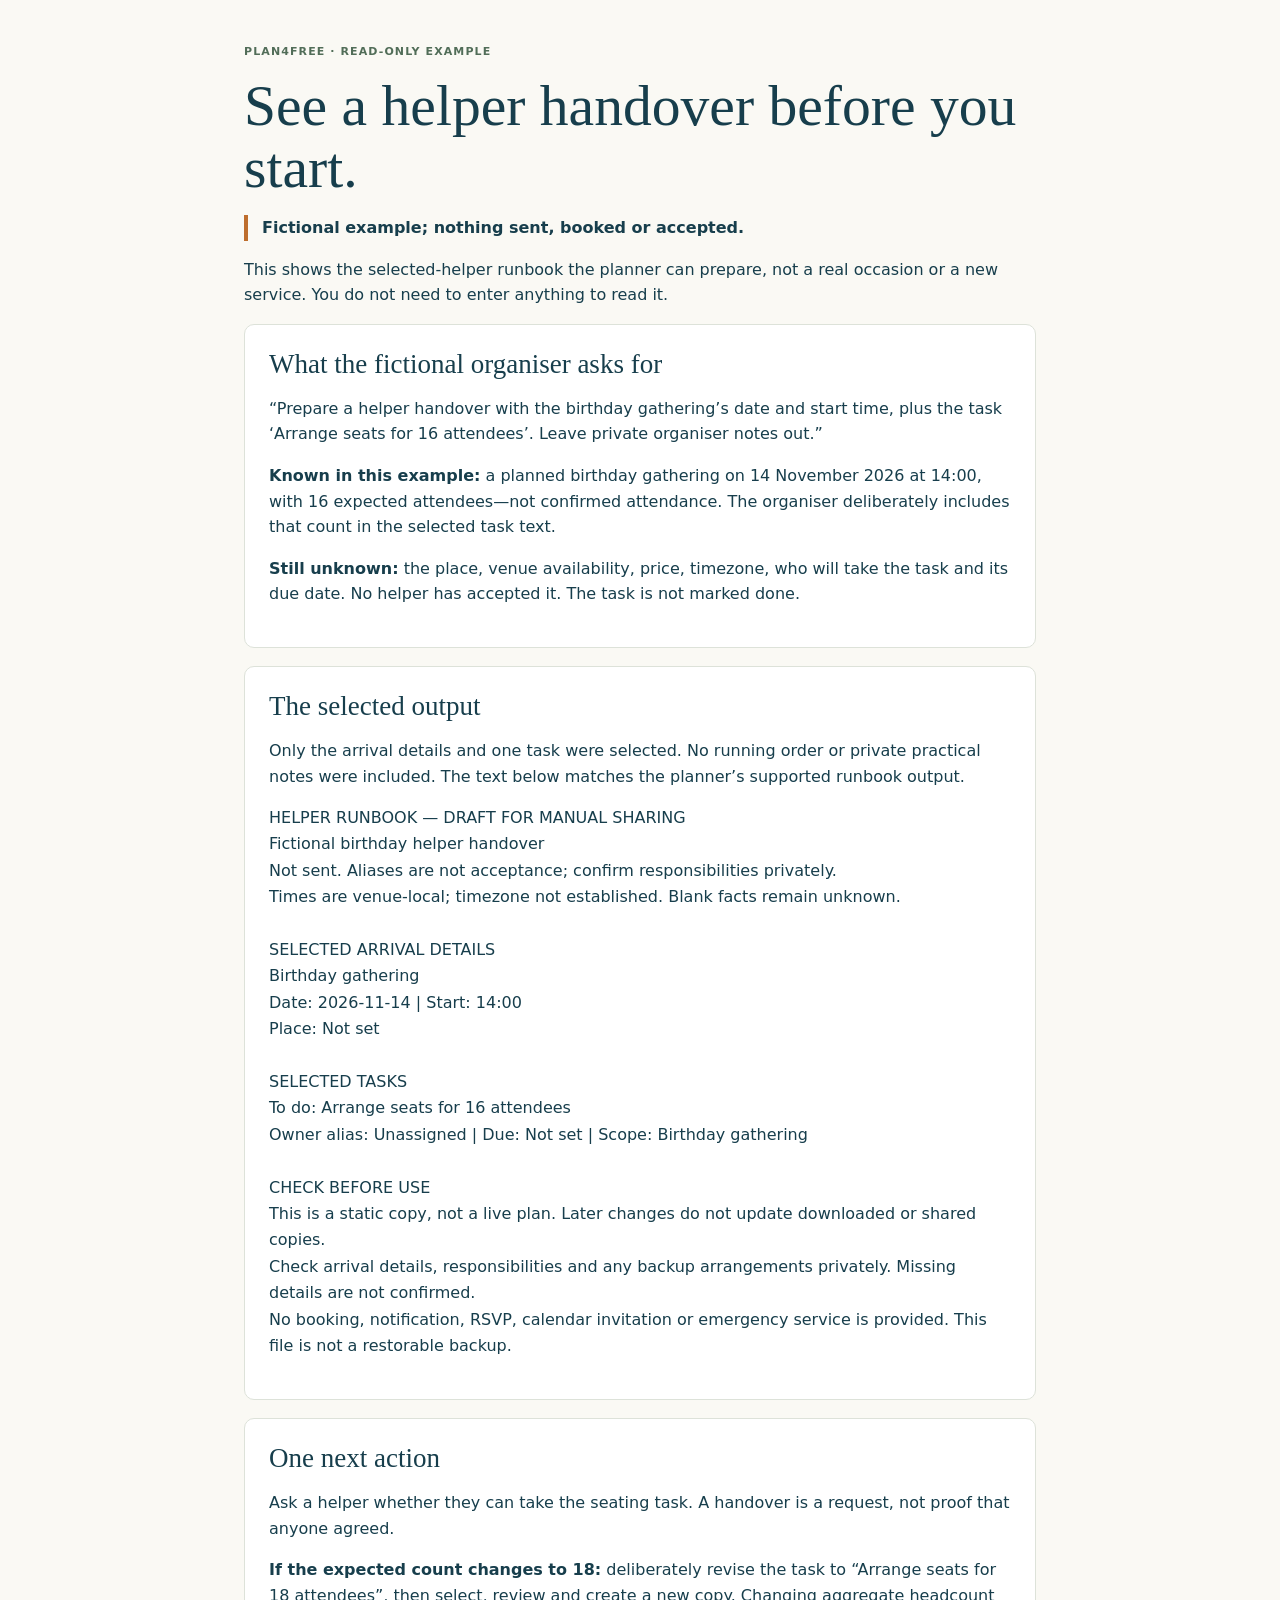
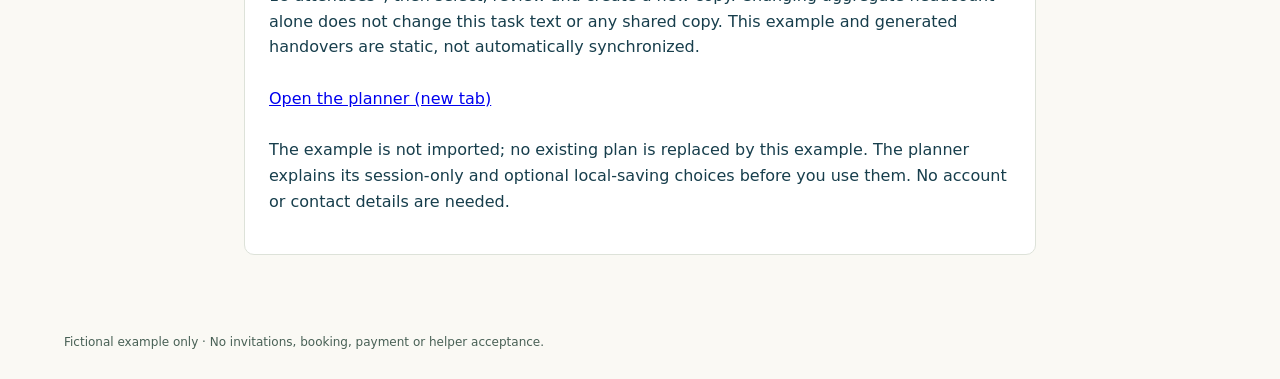
<file: public/celebrations/example/index.html>
<!doctype html>
<html lang="en"><head><meta charset="utf-8"><meta name="viewport" content="width=device-width, initial-scale=1"><title>Fictional helper handover example · Plan4Free</title><link rel="stylesheet" href="../style.css"><style>.example-page{max-width:920px}.example-page a{display:inline-block;padding:10px 0;min-height:44px;overflow-wrap:anywhere}.example-page a:focus-visible{outline:3px solid #be6e2d;outline-offset:3px}.example-runbook{font:inherit;line-height:1.65;white-space:pre-wrap;overflow-wrap:anywhere}.example-label{font-weight:750;border-left:4px solid #be6e2d;padding-left:14px}@media print{.example-label{display:block!important}.example-page{max-width:none}}</style></head>
<body><a class="skip" href="#example-main">Skip to example</a><main id="example-main" class="example-page"><p class="eyebrow">PLAN4FREE · READ-ONLY EXAMPLE</p><h1>See a helper handover before you start.</h1><p class="example-label">Fictional example; nothing sent, booked or accepted.</p><p>This shows the selected-helper runbook the planner can prepare, not a real occasion or a new service. You do not need to enter anything to read it.</p>
<section class="card" aria-labelledby="request-heading"><h2 id="request-heading">What the fictional organiser asks for</h2><p>“Prepare a helper handover with the birthday gathering’s date and start time, plus the task ‘Arrange seats for 16 attendees’. Leave private organiser notes out.”</p><p><strong>Known in this example:</strong> a planned birthday gathering on 14 November 2026 at 14:00, with 16 expected attendees—not confirmed attendance. The organiser deliberately includes that count in the selected task text.</p><p><strong>Still unknown:</strong> the place, venue availability, price, timezone, who will take the task and its due date. No helper has accepted it. The task is not marked done.</p></section>
<section class="card" aria-labelledby="output-heading"><h2 id="output-heading">The selected output</h2><p>Only the arrival details and one task were selected. No running order or private practical notes were included. The text below matches the planner’s supported runbook output.</p><pre id="sample-runbook" class="example-runbook">HELPER RUNBOOK — DRAFT FOR MANUAL SHARING
Fictional birthday helper handover
Not sent. Aliases are not acceptance; confirm responsibilities privately.
Times are venue-local; timezone not established. Blank facts remain unknown.

SELECTED ARRIVAL DETAILS
Birthday gathering
Date: 2026-11-14 | Start: 14:00
Place: Not set

SELECTED TASKS
To do: Arrange seats for 16 attendees
Owner alias: Unassigned | Due: Not set | Scope: Birthday gathering

CHECK BEFORE USE
This is a static copy, not a live plan. Later changes do not update downloaded or shared copies.
Check arrival details, responsibilities and any backup arrangements privately. Missing details are not confirmed.
No booking, notification, RSVP, calendar invitation or emergency service is provided. This file is not a restorable backup.
</pre></section>
<section class="card" aria-labelledby="next-heading"><h2 id="next-heading">One next action</h2><p>Ask a helper whether they can take the seating task. A handover is a request, not proof that anyone agreed.</p><p><strong>If the expected count changes to 18:</strong> deliberately revise the task to “Arrange seats for 18 attendees”, then select, review and create a new copy. Changing aggregate headcount alone does not change this task text or any shared copy. This example and generated handovers are static, not automatically synchronized.</p><p><a href="../" target="_blank" rel="noopener noreferrer">Open the planner (new tab)</a></p><p>The example is not imported; no existing plan is replaced by this example. The planner explains its session-only and optional local-saving choices before you use them. No account or contact details are needed.</p></section></main><footer>Fictional example only · No invitations, booking, payment or helper acceptance.</footer></body></html>
</file>
<file: public/celebrations/style.css>
:root{font-family:system-ui,sans-serif;color:#203c37;background:#f6f4ed;font-size:16px}*{box-sizing:border-box}body{margin:0}header{display:flex;justify-content:space-between;gap:1rem;align-items:center;padding:24px 5%;border-bottom:1px solid #d9dfd6}.brand{letter-spacing:.12em;font-weight:750}.brand span{font-size:11px;display:block;padding-left:32px;letter-spacing:.06em;font-weight:400}.badge,.eyebrow{font-size:11px;font-weight:750;letter-spacing:.1em}.badge{background:#dce8d9;padding:8px 12px;border-radius:20px}.notice{padding:14px 5%;background:#f5e7c4;font-size:14px;line-height:1.6}main{max-width:1250px;margin:auto;padding:32px 5%}.hero{padding:8px 0 30px}.eyebrow{color:#516d58}h1{font-family:Georgia,serif;font-weight:400;font-size:clamp(34px,4.5vw,60px);line-height:1.08;margin:14px 0}h2{font-family:Georgia,serif;font-weight:400;font-size:27px;margin:0 0 16px}h3{font-size:18px;margin:0 0 16px}p{line-height:1.6}.layout{display:grid;grid-template-columns:255px minmax(0,1fr);gap:26px;align-items:start}aside{background:#e7edde;padding:20px;border-radius:16px}aside h2{font-size:22px}button,input,select,textarea{font:inherit}button{cursor:pointer;border:1px solid #82958a;background:#fff;color:#203c37;padding:11px 15px;border-radius:9px;min-height:44px}button:hover{background:#edf2e8}button:focus-visible,input:focus-visible,select:focus-visible,textarea:focus-visible{outline:3px solid #be6e2d;outline-offset:3px}.primary,button.selected{background:#244e42;color:white;border-color:#244e42}aside button,aside select{width:100%;margin-bottom:10px;text-align:left}label{display:block;font-size:14px;font-weight:650;margin:14px 0 6px}input,textarea,select{width:100%;border:1px solid #a2aea4;border-radius:8px;background:#fff;padding:11px;min-height:44px;color:#203c37}textarea{min-height:82px;resize:vertical}.small{font-size:13px;line-height:1.5;color:#486055}.workspace{min-width:0}nav{display:flex;gap:8px;margin-bottom:18px}nav button[aria-pressed=true]{background:#244e42;color:#fff}.card{background:white;border:1px solid #dde2d9;border-radius:16px;padding:24px;margin:0 0 18px}.two{display:grid;grid-template-columns:1fr 1fr;gap:16px}.three{display:grid;grid-template-columns:1fr 1fr 1fr;gap:12px}.check{display:flex;align-items:center;gap:10px;font-weight:400;margin:12px 0}.check input{width:22px;min-height:22px;margin:0}.row{display:grid;grid-template-columns:1fr 140px;gap:12px}.run{border-top:1px solid #e3e6df;padding:10px 0;display:grid;grid-template-columns:110px 1fr 130px;gap:10px}.actions{margin-top:15px}#status{font-size:14px;margin-bottom:12px;color:#5e3a17}.summary{background:#e7edde;padding:16px;border-radius:10px}.printhead{border-bottom:2px solid #244e42;margin-bottom:20px}.preserve{white-space:pre-wrap;overflow-wrap:anywhere}footer{padding:30px 5%;font-size:12px;color:#486055}.skip{position:absolute;left:-9999px}.skip:focus{left:10px;top:10px;background:white;padding:12px;z-index:5}@media(max-width:750px){header{align-items:flex-start;flex-direction:column}.layout{grid-template-columns:1fr}.hero{padding-bottom:20px}.two,.three{grid-template-columns:1fr}.run{grid-template-columns:1fr}.card{padding:18px}.row{grid-template-columns:1fr}main{padding-top:20px}}@media print{header,.notice,.hero,aside,nav,footer,.actions,#status,.skip{display:none!important}.layout{display:block}body{background:white;color:black}main{max-width:none;padding:0}.card{border:0;padding:0;break-inside:avoid}.printhead{display:block}h2{font-size:22px}.summary{background:none;border:1px solid #aaa}button{display:none!important}}

input,textarea,select,label{min-width:0}button,h2,h3{overflow-wrap:anywhere}.run{grid-template-columns:100px minmax(0,1fr) 110px}@media(min-width:751px) and (max-width:1000px){.run,.row{grid-template-columns:1fr}}@media(max-width:750px){.run{grid-template-columns:1fr}}

.print-only{display:none}@media print{.print-only{display:block;font-size:12px;border-bottom:1px solid #777;padding-bottom:12px}}

@media print{#retention-panel{display:none!important}}

nav{flex-wrap:wrap}fieldset{border:1px solid #cbd5c8;border-radius:9px;padding:12px;margin-top:18px}legend{font-weight:650;font-size:14px;padding:0 6px}
.primary:hover,button.selected:hover{background:#193e33;color:#fff}

/* Plan4Free: celebration workbench, deliberately separate from farewell tone. */
:root{color:#173e4c;background:#faf9f4}header{background:#e5f2fa}.brand{letter-spacing:-.03em;font-size:22px}.brand span{letter-spacing:.09em}.hero{border-bottom:1px solid #bfd5df;margin-bottom:25px;padding-bottom:30px}.hero h1{max-width:700px}.hero .eyebrow{color:#316278}.badge{background:#faedb0;color:#173e4c}.layout>aside{background:#e4f0f7}.primary,button.selected{background:#194e65;border-color:#194e65}.workspace>nav{gap:7px;padding-bottom:18px;border-bottom:1px solid #c9dce4;margin-bottom:20px}.workspace>nav button{font-size:13px;min-height:46px;border-radius:6px}.workspace>nav button[aria-pressed=true]{background:#173e4c;color:white;border-color:#173e4c}.free4all-nav{background:#e4f2fb!important}.card{border-radius:10px}.hero:after{content:'YOUR PLAN → CLEAR CHOICES → A USEFUL HANDOVER';display:block;font-size:10px;letter-spacing:.12em;font-weight:700;margin-top:20px;color:#416879}@media(max-width:640px){.hero:after{font-size:9px}.workspace>nav{display:grid;grid-template-columns:1fr 1fr}.workspace>nav button{text-align:left}}
</file>
